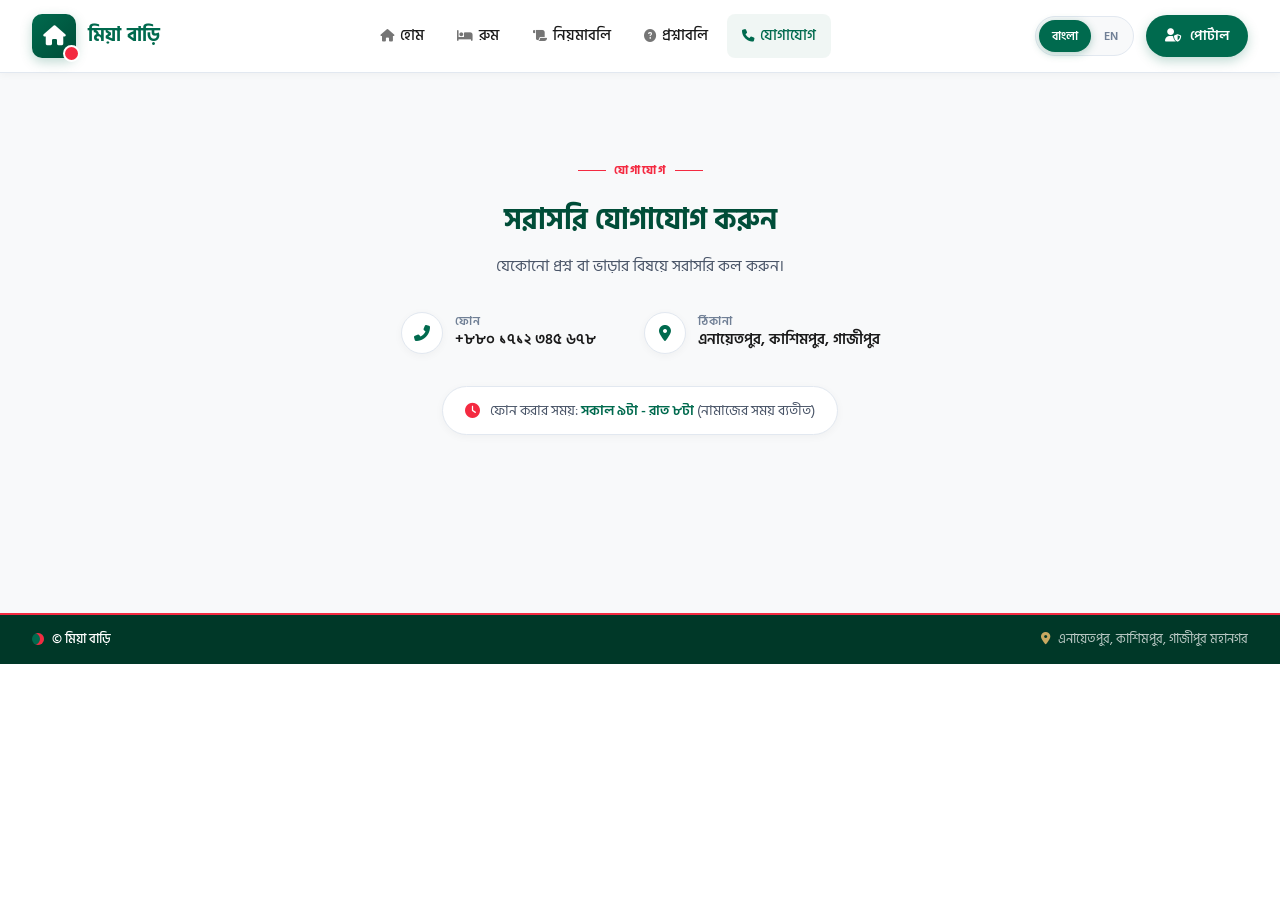
<file: contact.html>
<!DOCTYPE html>
<html lang="bn">
<head>
    <meta charset="UTF-8">
    <meta name="viewport" content="width=device-width, initial-scale=1.0">
    <meta name="description" content="মিয়া বাড়ির সাথে যোগাযোগ করুন — ফোন, ঠিকানা।">
    <title>যোগাযোগ | মিয়া বাড়ি</title>
    <link rel="stylesheet" href="https://cdnjs.cloudflare.com/ajax/libs/font-awesome/6.4.0/css/all.min.css">
    <link rel="preconnect" href="https://fonts.googleapis.com">
    <link rel="preconnect" href="https://fonts.gstatic.com" crossorigin>
    <link href="https://fonts.googleapis.com/css2?family=Hind+Siliguri:wght@300;400;500;600;700&family=Inter:wght@300;400;500;600;700&display=swap" rel="stylesheet">
    <link rel="stylesheet" href="asset/style.css">
</head>
<body class="lang-bn">

    <div id="header-placeholder"></div>

    <section class="contact-minimal" id="contact" style="padding-top: 5rem; min-height: 60vh;">
        <div class="contact-inner fade-up">
            <div class="section-eyebrow" style="justify-content:center;">
                <span class="bn">যোগাযোগ</span>
                <span class="en">Contact</span>
            </div>
            <h2>
                <span class="bn">সরাসরি যোগাযোগ করুন</span>
                <span class="en">Get in Touch</span>
            </h2>
            <p>
                <span class="bn">যেকোনো প্রশ্ন বা ভাড়ার বিষয়ে সরাসরি কল করুন।</span>
                <span class="en">Call us directly for any question or rental inquiry.</span>
            </p>

            <div class="contact-line-items">
                <a href="tel:+8801712345678" class="contact-line">
                    <i class="fas fa-phone-alt"></i>
                    <div class="label-line">
                        <span class="lbl"><span class="bn">ফোন</span><span class="en">Phone</span></span>
                        <span class="val">+৮৮০ ১৭১২ ৩৪৫ ৬৭৮</span>
                    </div>
                </a>

                <a href="#" class="contact-line">
                    <i class="fas fa-map-marker-alt"></i>
                    <div class="label-line">
                        <span class="lbl"><span class="bn">ঠিকানা</span><span class="en">Address</span></span>
                        <span class="val">
                            <span class="bn">এনায়েতপুর, কাশিমপুর, গাজীপুর</span>
                            <span class="en">Enayetpur, Kashimpur, Gazipur</span>
                        </span>
                    </div>
                </a>
            </div>

            <div class="contact-time">
                <i class="fas fa-clock"></i>
                <span class="bn">ফোন করার সময়: <strong>সকাল ৯টা - রাত ৮টা</strong> (নামাজের সময় ব্যতীত)</span>
                <span class="en">Calling hours: <strong>9 AM - 8 PM</strong> (except prayer times)</span>
            </div>
        </div>
    </section>

    <div id="footer-placeholder"></div>

    <script src="asset/main.js"></script>
</body>
</html>
</file>
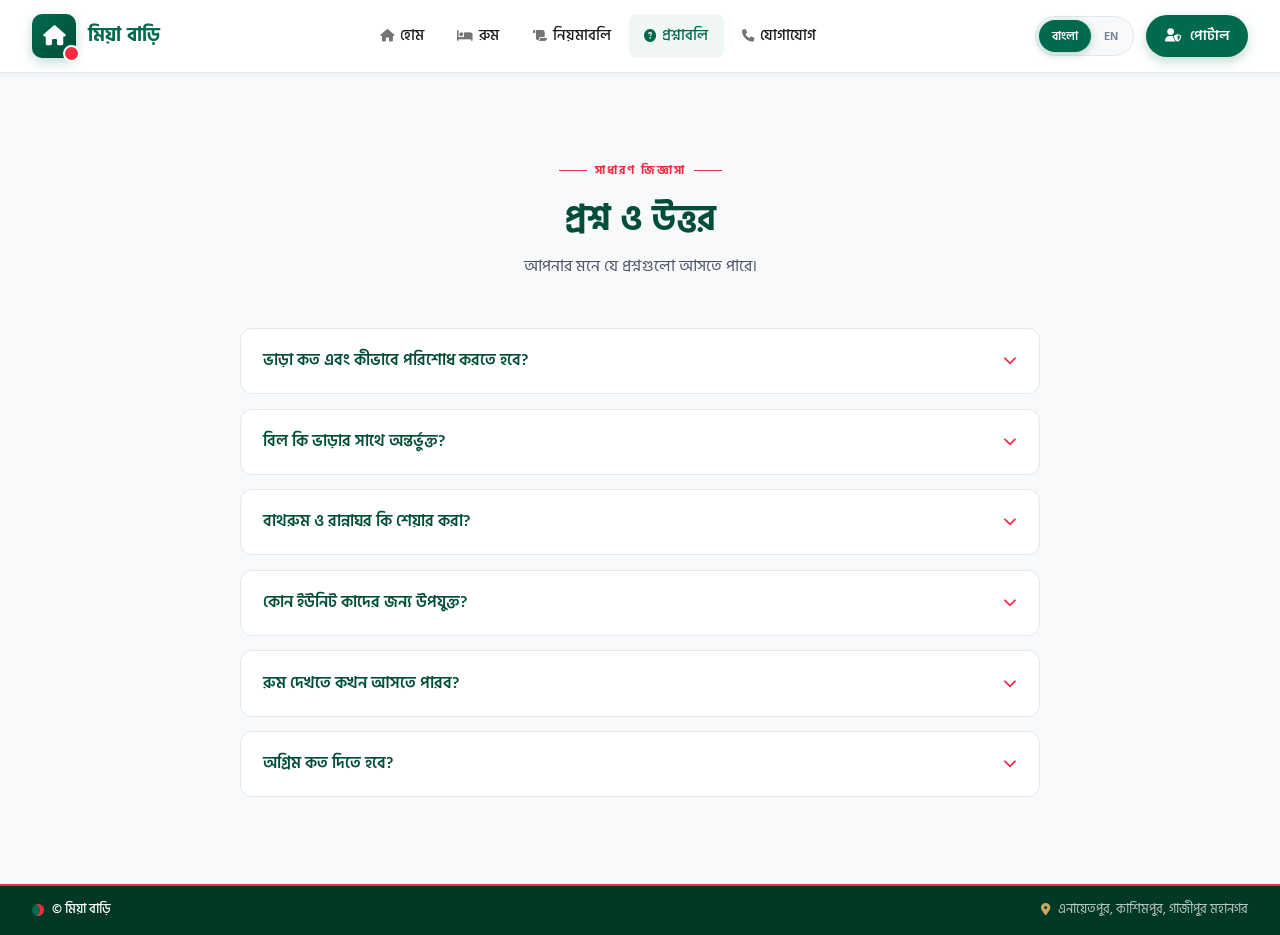
<file: faq.html>
<!DOCTYPE html>
<html lang="bn">
<head>
    <meta charset="UTF-8">
    <meta name="viewport" content="width=device-width, initial-scale=1.0">
    <meta name="description" content="মিয়া বাড়ি সম্পর্কে সাধারণ জিজ্ঞাসা ও উত্তর।">
    <title>প্রশ্নাবলি | মিয়া বাড়ি</title>
    <link rel="stylesheet" href="https://cdnjs.cloudflare.com/ajax/libs/font-awesome/6.4.0/css/all.min.css">
    <link rel="preconnect" href="https://fonts.googleapis.com">
    <link rel="preconnect" href="https://fonts.gstatic.com" crossorigin>
    <link href="https://fonts.googleapis.com/css2?family=Hind+Siliguri:wght@300;400;500;600;700&family=Inter:wght@300;400;500;600;700&display=swap" rel="stylesheet">
    <link rel="stylesheet" href="asset/style.css">
</head>
<body class="lang-bn">

    <div id="header-placeholder"></div>

    <section class="faq-section" id="faq" style="padding-top: 5rem; min-height: 60vh;">
        <div class="container">
            <div class="section-head fade-up">
                <div class="section-eyebrow">
                    <span class="bn">সাধারণ জিজ্ঞাসা</span>
                    <span class="en">FAQ</span>
                </div>
                <h2>
                    <span class="bn">প্রশ্ন ও উত্তর</span>
                    <span class="en">Questions & Answers</span>
                </h2>
                <p>
                    <span class="bn">আপনার মনে যে প্রশ্নগুলো আসতে পারে।</span>
                    <span class="en">Common questions you may have.</span>
                </p>
            </div>

            <div class="faq-list fade-up">
                <div class="faq-item">
                    <div class="faq-question">
                        <span><span class="bn">ভাড়া কত এবং কীভাবে পরিশোধ করতে হবে?</span><span class="en">What is the rent and how to pay?</span></span>
                        <i class="fas fa-chevron-down"></i>
                    </div>
                    <div class="faq-answer">
                        <span class="bn">দুই রুমের ইউনিট ৳ ১২,০০০ এবং এক রুমের ইউনিট ৳ ৭,০০০ প্রতি মাস। প্রতি মাসের ৫ তারিখের মধ্যে পরিশোধ করতে হবে।</span>
                        <span class="en">The two-room unit is ৳ 12,000 and the one-room unit is ৳ 7,000 per month. Payment must be made within the 5th of each month.</span>
                    </div>
                </div>

                <div class="faq-item">
                    <div class="faq-question">
                        <span><span class="bn">বিল কি ভাড়ার সাথে অন্তর্ভুক্ত?</span><span class="en">Are bills included in the rent?</span></span>
                        <i class="fas fa-chevron-down"></i>
                    </div>
                    <div class="faq-answer">
                        <span class="bn">না। বিদ্যুৎ বিল মিটার/সাব-মিটার অনুযায়ী, ইন্টারনেট সংযোগ নিলে ইন্টারনেট বিল এবং ময়লার বিল আলাদাভাবে পরিশোধ করতে হবে।</span>
                        <span class="en">No. Electricity bill is per meter/sub-meter, and if an internet connection is taken, the internet bill and garbage bill must be paid separately.</span>
                    </div>
                </div>

                <div class="faq-item">
                    <div class="faq-question">
                        <span><span class="bn">বাথরুম ও রান্নাঘর কি শেয়ার করা?</span><span class="en">Are the bathroom & kitchen shared?</span></span>
                        <i class="fas fa-chevron-down"></i>
                    </div>
                    <div class="faq-answer">
                        <span class="bn">না, প্রতিটি ইউনিটের জন্য আলাদা বাথরুম ও আলাদা রান্নাঘর রয়েছে।</span>
                        <span class="en">No, each unit has its own separate bathroom and separate kitchen.</span>
                    </div>
                </div>

                <div class="faq-item">
                    <div class="faq-question">
                        <span><span class="bn">কোন ইউনিট কাদের জন্য উপযুক্ত?</span><span class="en">Which unit is suitable for whom?</span></span>
                        <i class="fas fa-chevron-down"></i>
                    </div>
                    <div class="faq-answer">
                        <span class="bn">এক রুমের ইউনিট ছোট পরিবারের জন্য এবং দুই রুমের ইউনিট মাঝারি পরিবারের জন্য উপযুক্ত।</span>
                        <span class="en">The one-room unit is suitable for a small family and the two-room unit is suitable for a medium family.</span>
                    </div>
                </div>

                <div class="faq-item">
                    <div class="faq-question">
                        <span><span class="bn">রুম দেখতে কখন আসতে পারব?</span><span class="en">When can I visit to see the unit?</span></span>
                        <i class="fas fa-chevron-down"></i>
                    </div>
                    <div class="faq-answer">
                        <span class="bn">সকাল ৯টা থেকে রাত ৮টার মধ্যে আসতে পারবেন (নামাজের সময় ব্যতীত)। আসার আগে ফোনে যোগাযোগ করা ভালো।</span>
                        <span class="en">You can visit between 9 AM and 8 PM (except during prayer times). It is better to call before coming.</span>
                    </div>
                </div>

                <div class="faq-item">
                    <div class="faq-question">
                        <span><span class="bn">অগ্রিম কত দিতে হবে?</span><span class="en">How much advance payment is required?</span></span>
                        <i class="fas fa-chevron-down"></i>
                    </div>
                    <div class="faq-answer">
                        <span class="bn">সাধারণত এক মাসের ভাড়া অগ্রিম দিতে হয়। বিস্তারিত বিষয় মালিকের সাথে আলোচনা সাপেক্ষে নির্ধারিত হবে।</span>
                        <span class="en">Usually one month's rent is required as advance. Further details will be settled through discussion with the owner.</span>
                    </div>
                </div>
            </div>
        </div>
    </section>

    <div id="footer-placeholder"></div>

    <script src="asset/main.js"></script>
</body>
</html>
</file>
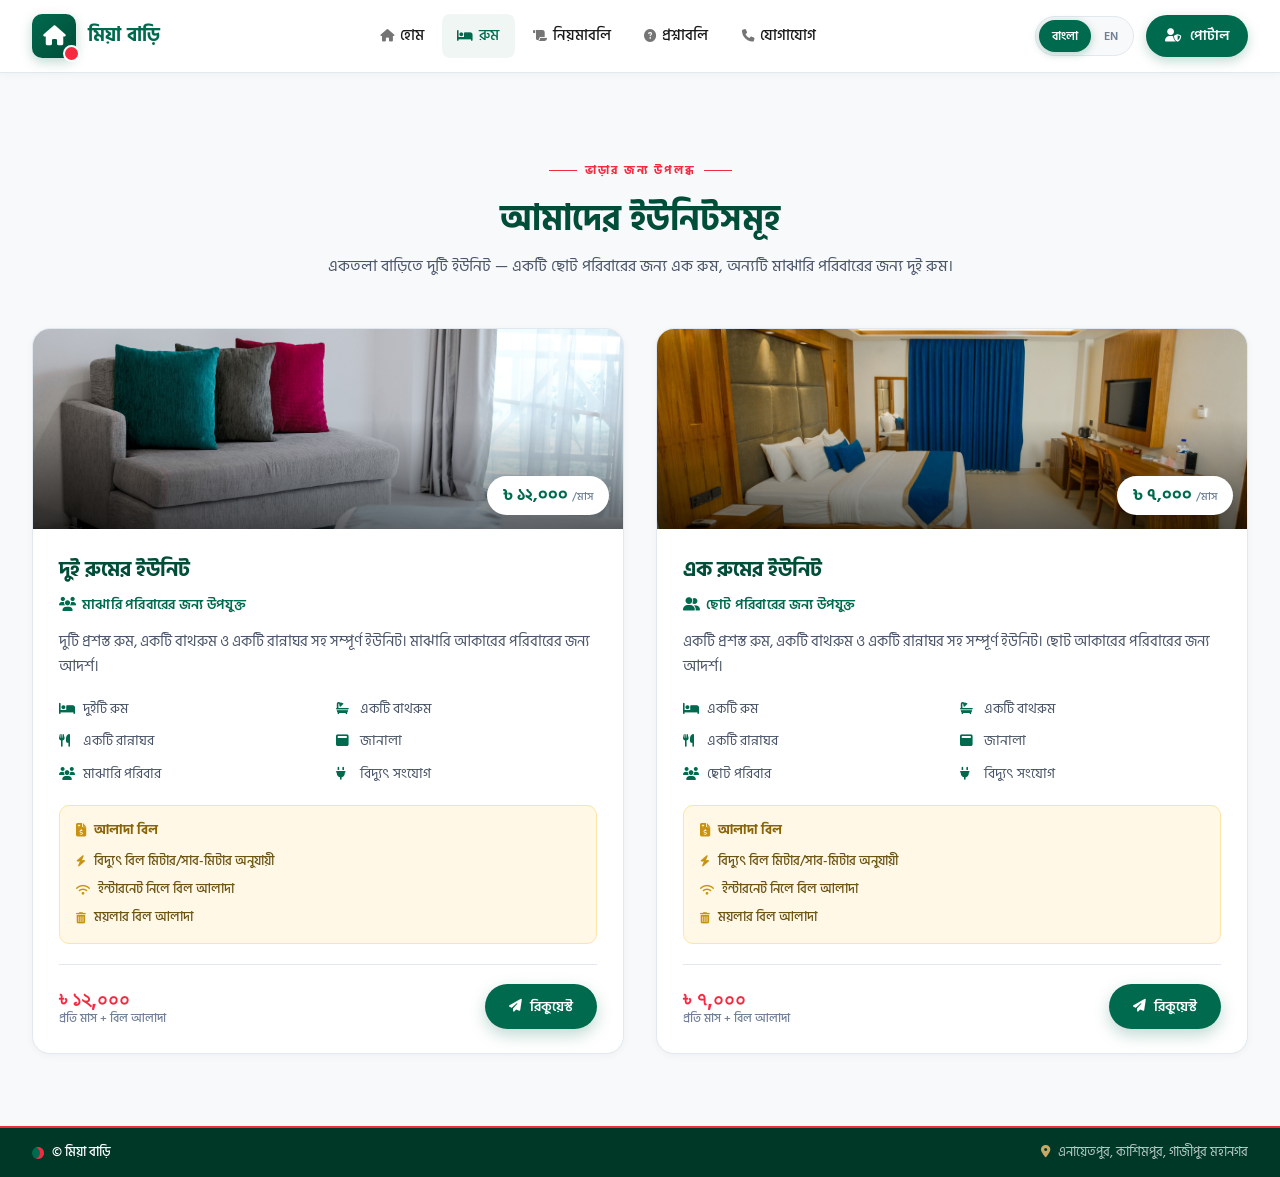
<file: rooms.html>
<!DOCTYPE html>
<html lang="bn">
<head>
    <meta charset="UTF-8">
    <meta name="viewport" content="width=device-width, initial-scale=1.0">
    <meta name="description" content="মিয়া বাড়ির ভাড়ার জন্য উপলব্ধ ইউনিটসমূহ — ছোট ও মাঝারি পরিবারের জন্য।">
    <title>রুম | মিয়া বাড়ি</title>
    <link rel="stylesheet" href="https://cdnjs.cloudflare.com/ajax/libs/font-awesome/6.4.0/css/all.min.css">
    <link rel="preconnect" href="https://fonts.googleapis.com">
    <link rel="preconnect" href="https://fonts.gstatic.com" crossorigin>
    <link href="https://fonts.googleapis.com/css2?family=Hind+Siliguri:wght@300;400;500;600;700&family=Inter:wght@300;400;500;600;700&display=swap" rel="stylesheet">
    <link rel="stylesheet" href="asset/style.css">
</head>
<body class="lang-bn">

    <div id="header-placeholder"></div>

    <section class="rooms-section" id="rooms" style="padding-top: 5rem;">
        <div class="container">
            <div class="section-head fade-up">
                <div class="section-eyebrow">
                    <span class="bn">ভাড়ার জন্য উপলব্ধ</span>
                    <span class="en">Available for Rent</span>
                </div>
                <h2>
                    <span class="bn">আমাদের ইউনিটসমূহ</span>
                    <span class="en">Our Units</span>
                </h2>
                <p>
                    <span class="bn">একতলা বাড়িতে দুটি ইউনিট — একটি ছোট পরিবারের জন্য এক রুম, অন্যটি মাঝারি পরিবারের জন্য দুই রুম।</span>
                    <span class="en">Two units in a single-story home — one single-room for small family, one double-room for medium family.</span>
                </p>
            </div>

            <div class="rooms-grid">
                <div class="unit-card fade-up">
                    <div class="unit-img" style="background-image: url('img/room-1.jpg');">
                        <div class="unit-price-badge">৳ ১২,০০০ <small>/<span class="bn">মাস</span><span class="en">mo</span></small></div>
                    </div>
                    <div class="unit-body">
                        <h3><span class="bn">দুই রুমের ইউনিট</span><span class="en">Two-Room Unit</span></h3>
                        <div class="unit-subtitle">
                            <i class="fas fa-users"></i>
                            <span class="bn">মাঝারি পরিবারের জন্য উপযুক্ত</span>
                            <span class="en">Suitable for Medium Family</span>
                        </div>
                        <p class="unit-desc">
                            <span class="bn">দুটি প্রশস্ত রুম, একটি বাথরুম ও একটি রান্নাঘর সহ সম্পূর্ণ ইউনিট। মাঝারি আকারের পরিবারের জন্য আদর্শ।</span>
                            <span class="en">A complete unit with two spacious rooms, one bathroom and one kitchen. Ideal for a medium-sized family.</span>
                        </p>
                        <ul class="unit-features">
                            <li><i class="fas fa-bed"></i> <span class="bn">দুইটি রুম</span><span class="en">2 Rooms</span></li>
                            <li><i class="fas fa-bath"></i> <span class="bn">একটি বাথরুম</span><span class="en">1 Bathroom</span></li>
                            <li><i class="fas fa-utensils"></i> <span class="bn">একটি রান্নাঘর</span><span class="en">1 Kitchen</span></li>
                            <li><i class="fas fa-window-maximize"></i> <span class="bn">জানালা</span><span class="en">Window</span></li>
                            <li><i class="fas fa-users"></i> <span class="bn">মাঝারি পরিবার</span><span class="en">Medium Family</span></li>
                            <li><i class="fas fa-plug"></i> <span class="bn">বিদ্যুৎ সংযোগ</span><span class="en">Electricity</span></li>
                        </ul>

                        <div class="unit-bills">
                            <div class="bills-title">
                                <i class="fas fa-file-invoice-dollar"></i>
                                <span class="bn">আলাদা বিল</span>
                                <span class="en">Separate Bills</span>
                            </div>
                            <ul class="bills-list">
                                <li><i class="fas fa-bolt"></i> <span class="bn">বিদ্যুৎ বিল মিটার/সাব-মিটার অনুযায়ী</span><span class="en">Electricity per meter/sub-meter</span></li>
                                <li><i class="fas fa-wifi"></i> <span class="bn">ইন্টারনেট নিলে বিল আলাদা</span><span class="en">Internet bill separate if taken</span></li>
                                <li><i class="fas fa-trash-alt"></i> <span class="bn">ময়লার বিল আলাদা</span><span class="en">Garbage bill separate</span></li>
                            </ul>
                        </div>

                        <div class="unit-footer">
                            <div class="price-display">
                                <span class="p-amount">৳ ১২,০০০</span>
                                <span class="p-period"><span class="bn">প্রতি মাস + বিল আলাদা</span><span class="en">per month + bills separate</span></span>
                            </div>
                            <button class="btn-request" onclick="openRequestModal('দুই রুমের ইউনিট', 'Two-Room Unit')">
                                <i class="fas fa-paper-plane"></i>
                                <span class="bn">রিকুয়েস্ট</span>
                                <span class="en">Request</span>
                            </button>
                        </div>
                    </div>
                </div>

                <div class="unit-card fade-up">
                    <div class="unit-img" style="background-image: url('img/room-2.jpg');">
                        <div class="unit-price-badge">৳ ৭,০০০ <small>/<span class="bn">মাস</span><span class="en">mo</span></small></div>
                    </div>
                    <div class="unit-body">
                        <h3><span class="bn">এক রুমের ইউনিট</span><span class="en">One-Room Unit</span></h3>
                        <div class="unit-subtitle">
                            <i class="fas fa-user-friends"></i>
                            <span class="bn">ছোট পরিবারের জন্য উপযুক্ত</span>
                            <span class="en">Suitable for Small Family</span>
                        </div>
                        <p class="unit-desc">
                            <span class="bn">একটি প্রশস্ত রুম, একটি বাথরুম ও একটি রান্নাঘর সহ সম্পূর্ণ ইউনিট। ছোট আকারের পরিবারের জন্য আদর্শ।</span>
                            <span class="en">A complete unit with one spacious room, one bathroom and one kitchen. Ideal for a small-sized family.</span>
                        </p>
                        <ul class="unit-features">
                            <li><i class="fas fa-bed"></i> <span class="bn">একটি রুম</span><span class="en">1 Room</span></li>
                            <li><i class="fas fa-bath"></i> <span class="bn">একটি বাথরুম</span><span class="en">1 Bathroom</span></li>
                            <li><i class="fas fa-utensils"></i> <span class="bn">একটি রান্নাঘর</span><span class="en">1 Kitchen</span></li>
                            <li><i class="fas fa-window-maximize"></i> <span class="bn">জানালা</span><span class="en">Window</span></li>
                            <li><i class="fas fa-users"></i> <span class="bn">ছোট পরিবার</span><span class="en">Small Family</span></li>
                            <li><i class="fas fa-plug"></i> <span class="bn">বিদ্যুৎ সংযোগ</span><span class="en">Electricity</span></li>
                        </ul>

                        <div class="unit-bills">
                            <div class="bills-title">
                                <i class="fas fa-file-invoice-dollar"></i>
                                <span class="bn">আলাদা বিল</span>
                                <span class="en">Separate Bills</span>
                            </div>
                            <ul class="bills-list">
                                <li><i class="fas fa-bolt"></i> <span class="bn">বিদ্যুৎ বিল মিটার/সাব-মিটার অনুযায়ী</span><span class="en">Electricity per meter/sub-meter</span></li>
                                <li><i class="fas fa-wifi"></i> <span class="bn">ইন্টারনেট নিলে বিল আলাদা</span><span class="en">Internet bill separate if taken</span></li>
                                <li><i class="fas fa-trash-alt"></i> <span class="bn">ময়লার বিল আলাদা</span><span class="en">Garbage bill separate</span></li>
                            </ul>
                        </div>

                        <div class="unit-footer">
                            <div class="price-display">
                                <span class="p-amount">৳ ৭,০০০</span>
                                <span class="p-period"><span class="bn">প্রতি মাস + বিল আলাদা</span><span class="en">per month + bills separate</span></span>
                            </div>
                            <button class="btn-request" onclick="openRequestModal('এক রুমের ইউনিট', 'One-Room Unit')">
                                <i class="fas fa-paper-plane"></i>
                                <span class="bn">রিকুয়েস্ট</span>
                                <span class="en">Request</span>
                            </button>
                        </div>
                    </div>
                </div>
            </div>
        </div>
    </section>

    <div class="modal-overlay" id="requestModal">
        <div class="modal">
            <div id="formView">
                <div class="modal-header">
                    <button class="modal-close" onclick="closeRequestModal()" aria-label="Close">
                        <i class="fas fa-times"></i>
                    </button>
                    <div class="modal-icon-badge"><i class="fas fa-paper-plane"></i></div>
                    <h3>
                        <span class="bn">রুম রিকুয়েস্ট</span>
                        <span class="en">Room Request</span>
                    </h3>
                    <p class="modal-sub">
                        <span class="bn">ইউনিট:</span>
                        <span class="en">Unit:</span>
                        <strong id="selectedUnitName">-</strong>
                    </p>
                </div>

                <div class="modal-body">
                    <form id="requestForm">
                        <input type="hidden" name="unit_name" id="unitNameInput" value="">

                        <div class="form-row">
                            <div class="form-group">
                                <label for="fullName">
                                    <span class="bn">পূর্ণ নাম</span>
                                    <span class="en">Full Name</span>
                                    <span class="required">*</span>
                                </label>
                                <input type="text" id="fullName" name="name" data-placeholder-bn="আপনার নাম" data-placeholder-en="Your Name" required>
                                <div class="error-msg" id="nameError" data-error-bn="অনুগ্রহ করে আপনার নাম লিখুন" data-error-en="Please enter your name"></div>
                            </div>

                            <div class="form-group">
                                <label for="phone">
                                    <span class="bn">মোবাইল নম্বর</span>
                                    <span class="en">Mobile Number</span>
                                    <span class="required">*</span>
                                </label>
                                <input type="tel" id="phone" name="phone" data-placeholder-bn="01XXXXXXXXX" data-placeholder-en="01XXXXXXXXX" maxlength="11" required>
                                <div class="error-msg" id="phoneError" data-error-bn="সঠিক বাংলাদেশি মোবাইল নম্বর দিন" data-error-en="Enter a valid Bangladeshi mobile number"></div>
                            </div>
                        </div>

                        <div class="form-row">
                            <div class="form-group">
                                <label for="memberCount">
                                    <span class="bn">পরিবারের সদস্য সংখ্যা</span>
                                    <span class="en">Family Members</span>
                                    <span class="required">*</span>
                                </label>
                                <input type="number" id="memberCount" name="members" data-placeholder-bn="যেমন: ৩" data-placeholder-en="e.g. 3" min="1" max="20" required>
                                <div class="error-msg" id="memberError" data-error-bn="অনুগ্রহ করে সদস্য সংখ্যা লিখুন" data-error-en="Please enter family member count"></div>
                            </div>

                            <div class="form-group">
                                <label for="occupation">
                                    <span class="bn">পেশা</span>
                                    <span class="en">Occupation</span>
                                    <span class="required">*</span>
                                </label>
                                <select id="occupation" name="occupation" required>
                                    <option value="" data-bn="-- নির্বাচন করুন --" data-en="-- Select --">-- নির্বাচন করুন --</option>
                                    <option value="ছাত্র" data-bn="ছাত্র / Student" data-en="Student">ছাত্র / Student</option>
                                    <option value="চাকরিজীবী" data-bn="চাকরিজীবী / Job Holder" data-en="Job Holder">চাকরিজীবী / Job Holder</option>
                                    <option value="ব্যবসায়ী" data-bn="ব্যবসায়ী / Businessman" data-en="Businessman">ব্যবসায়ী / Businessman</option>
                                    <option value="শিক্ষক" data-bn="শিক্ষক / Teacher" data-en="Teacher">শিক্ষক / Teacher</option>
                                    <option value="ডাক্তার" data-bn="ডাক্তার / Doctor" data-en="Doctor">ডাক্তার / Doctor</option>
                                    <option value="ইঞ্জিনিয়ার" data-bn="ইঞ্জিনিয়ার / Engineer" data-en="Engineer">ইঞ্জিনিয়ার / Engineer</option>
                                    <option value="অন্যান্য" data-bn="অন্যান্য / Other" data-en="Other">অন্যান্য / Other</option>
                                </select>
                                <div class="error-msg" id="occupationError" data-error-bn="অনুগ্রহ করে আপনার পেশা নির্বাচন করুন" data-error-en="Please select your occupation"></div>
                            </div>
                        </div>

                        <div class="form-group">
                            <label for="email">
                                <span class="bn">ইমেইল (ঐচ্ছিক)</span>
                                <span class="en">Email (Optional)</span>
                            </label>
                            <input type="email" id="email" name="email" data-placeholder-bn="you@example.com" data-placeholder-en="you@example.com">
                        </div>

                        <div class="form-group">
                            <label for="message">
                                <span class="bn">অতিরিক্ত বার্তা (ঐচ্ছিক)</span>
                                <span class="en">Additional Message (Optional)</span>
                            </label>
                            <textarea id="message" name="message" data-placeholder-bn="আপনার কিছু বলার থাকলে লিখুন..." data-placeholder-en="Write anything you want to say..."></textarea>
                        </div>

                        <button type="submit" class="btn-submit" id="submitBtn">
                            <span class="spinner"></span>
                            <i class="fas fa-paper-plane btn-icon"></i>
                            <span class="bn">রিকুয়েস্ট পাঠান</span>
                            <span class="en">Send Request</span>
                        </button>
                    </form>
                </div>
            </div>

            <div id="successView" class="success-screen">
                <div class="modal-body" style="padding: 2.5rem 1.8rem;">
                    <div class="success-icon">
                        <i class="fas fa-check"></i>
                    </div>
                    <h3>
                        <span class="bn">ধন্যবাদ!</span>
                        <span class="en">Thank You!</span>
                    </h3>
                    <p class="success-msg">
                        <span class="bn">আপনার আগ্রহের জন্য আন্তরিক ধন্যবাদ। রুম খালি থাকলে অবশ্যই আপনাকে জানানো হবে।</span>
                        <span class="en">Thank you very much for your interest. If the room becomes available, we will definitely inform you.</span>
                    </p>
                    <button class="btn-close-success" onclick="closeRequestModal()">
                        <span class="bn">ঠিক আছে</span>
                        <span class="en">OK</span>
                    </button>
                </div>
            </div>
        </div>
    </div>

    <div id="footer-placeholder"></div>

    <script src="asset/main.js"></script>
</body>
</html>
</file>
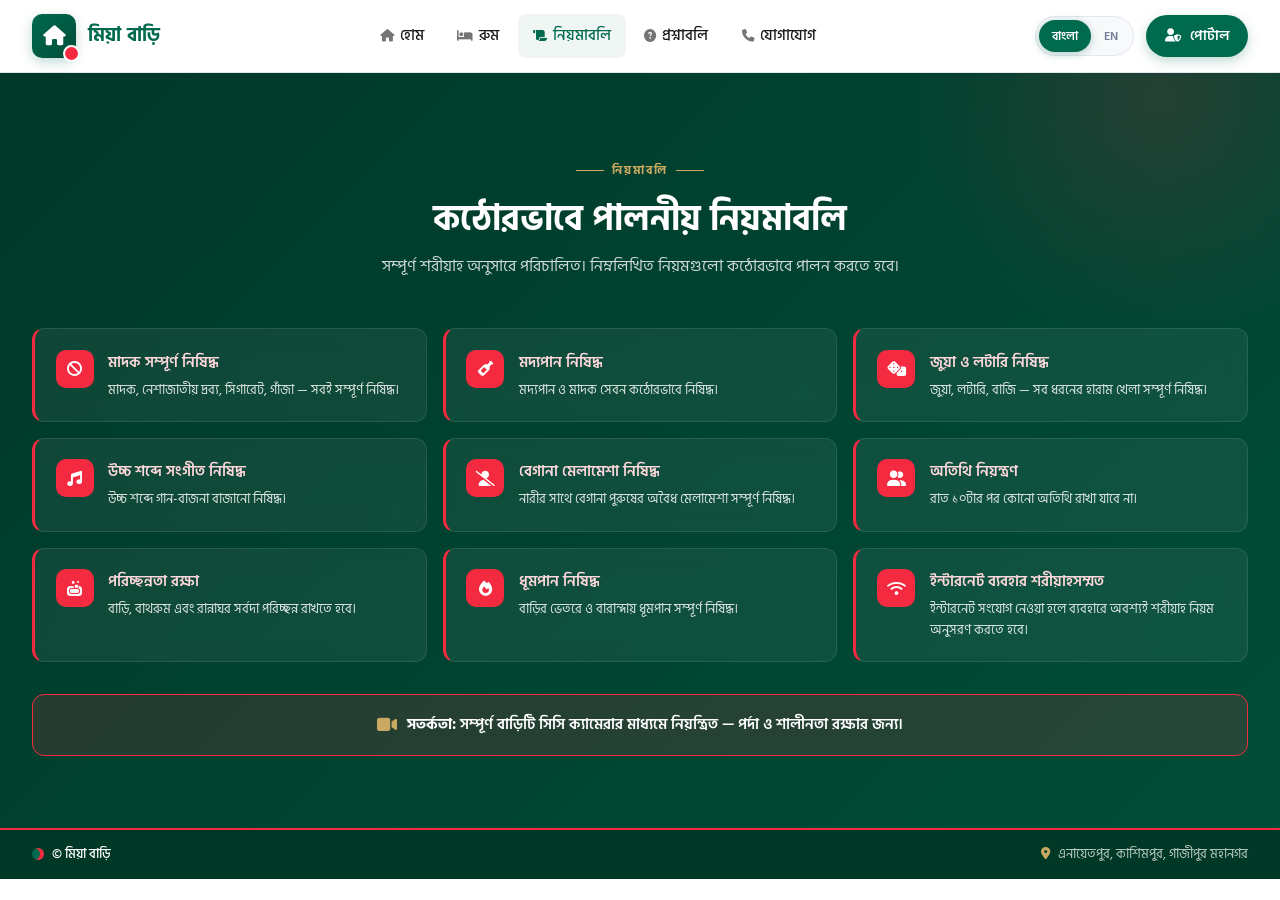
<file: rules.html>
<!DOCTYPE html>
<html lang="bn">
<head>
    <meta charset="UTF-8">
    <meta name="viewport" content="width=device-width, initial-scale=1.0">
    <meta name="description" content="মিয়া বাড়ির কঠোরভাবে পালনীয় নিয়মাবলি — ইসলামিক শরীয়াহ অনুসারে।">
    <title>নিয়মাবলি | মিয়া বাড়ি</title>
    <link rel="stylesheet" href="https://cdnjs.cloudflare.com/ajax/libs/font-awesome/6.4.0/css/all.min.css">
    <link rel="preconnect" href="https://fonts.googleapis.com">
    <link rel="preconnect" href="https://fonts.gstatic.com" crossorigin>
    <link href="https://fonts.googleapis.com/css2?family=Hind+Siliguri:wght@300;400;500;600;700&family=Inter:wght@300;400;500;600;700&display=swap" rel="stylesheet">
    <link rel="stylesheet" href="asset/style.css">
</head>
<body class="lang-bn">

    <div id="header-placeholder"></div>

    <section class="rules-section" id="rules" style="padding-top: 5rem; min-height: 70vh;">
        <div class="container">
            <div class="section-head fade-up">
                <div class="section-eyebrow">
                    <span class="bn">নিয়মাবলি</span>
                    <span class="en">Rules & Regulations</span>
                </div>
                <h2>
                    <span class="bn">কঠোরভাবে পালনীয় নিয়মাবলি</span>
                    <span class="en">Strictly Enforced Rules</span>
                </h2>
                <p>
                    <span class="bn">সম্পূর্ণ শরীয়াহ অনুসারে পরিচালিত। নিম্নলিখিত নিয়মগুলো কঠোরভাবে পালন করতে হবে।</span>
                    <span class="en">Fully maintained per Shariah. The following rules must be strictly followed.</span>
                </p>
            </div>

            <div class="rules-grid">
                <div class="rule-item fade-up">
                    <div class="rule-icon"><i class="fas fa-ban"></i></div>
                    <div>
                        <h4><span class="bn">মাদক সম্পূর্ণ নিষিদ্ধ</span><span class="en">Drugs Strictly Prohibited</span></h4>
                        <p><span class="bn">মাদক, নেশাজাতীয় দ্রব্য, সিগারেট, গাঁজা — সবই সম্পূর্ণ নিষিদ্ধ।</span><span class="en">Drugs, intoxicants, cigarettes, marijuana — everything is strictly prohibited.</span></p>
                    </div>
                </div>

                <div class="rule-item fade-up">
                    <div class="rule-icon"><i class="fas fa-wine-bottle"></i></div>
                    <div>
                        <h4><span class="bn">মদ্যপান নিষিদ্ধ</span><span class="en">Alcohol Prohibited</span></h4>
                        <p><span class="bn">মদ্যপান ও মাদক সেবন কঠোরভাবে নিষিদ্ধ।</span><span class="en">Alcohol consumption and drug use are strictly banned.</span></p>
                    </div>
                </div>

                <div class="rule-item fade-up">
                    <div class="rule-icon"><i class="fas fa-dice"></i></div>
                    <div>
                        <h4><span class="bn">জুয়া ও লটারি নিষিদ্ধ</span><span class="en">Gambling & Lottery Banned</span></h4>
                        <p><span class="bn">জুয়া, লটারি, বাজি — সব ধরনের হারাম খেলা সম্পূর্ণ নিষিদ্ধ।</span><span class="en">Gambling, lottery, betting — all forms of haram games are strictly prohibited.</span></p>
                    </div>
                </div>

                <div class="rule-item fade-up">
                    <div class="rule-icon"><i class="fas fa-music"></i></div>
                    <div>
                        <h4><span class="bn">উচ্চ শব্দে সংগীত নিষিদ্ধ</span><span class="en">Loud Music Prohibited</span></h4>
                        <p><span class="bn">উচ্চ শব্দে গান-বাজনা বাজানো নিষিদ্ধ।</span><span class="en">Playing loud music is prohibited.</span></p>
                    </div>
                </div>

                <div class="rule-item fade-up">
                    <div class="rule-icon"><i class="fas fa-user-slash"></i></div>
                    <div>
                        <h4><span class="bn">বেগানা মেলামেশা নিষিদ্ধ</span><span class="en">Free Mixing Prohibited</span></h4>
                        <p><span class="bn">নারীর সাথে বেগানা পুরুষের অবৈধ মেলামেশা সম্পূর্ণ নিষিদ্ধ।</span><span class="en">Illegal mixing between non-mahram men and women is strictly prohibited.</span></p>
                    </div>
                </div>

                <div class="rule-item fade-up">
                    <div class="rule-icon"><i class="fas fa-user-friends"></i></div>
                    <div>
                        <h4><span class="bn">অতিথি নিয়ন্ত্রণ</span><span class="en">Guest Control</span></h4>
                        <p><span class="bn">রাত ১০টার পর কোনো অতিথি রাখা যাবে না।</span><span class="en">No guests are allowed to stay after 10 PM.</span></p>
                    </div>
                </div>

                <div class="rule-item fade-up">
                    <div class="rule-icon"><i class="fas fa-soap"></i></div>
                    <div>
                        <h4><span class="bn">পরিচ্ছন্নতা রক্ষা</span><span class="en">Maintain Cleanliness</span></h4>
                        <p><span class="bn">বাড়ি, বাথরুম এবং রান্নাঘর সর্বদা পরিচ্ছন্ন রাখতে হবে।</span><span class="en">The house, bathroom, and kitchen must always be kept clean.</span></p>
                    </div>
                </div>

                <div class="rule-item fade-up">
                    <div class="rule-icon"><i class="fas fa-fire"></i></div>
                    <div>
                        <h4><span class="bn">ধূমপান নিষিদ্ধ</span><span class="en">Smoking Prohibited</span></h4>
                        <p><span class="bn">বাড়ির ভেতরে ও বারান্দায় ধূমপান সম্পূর্ণ নিষিদ্ধ।</span><span class="en">Smoking inside the house and on the balcony is strictly prohibited.</span></p>
                    </div>
                </div>

                <div class="rule-item fade-up">
                    <div class="rule-icon"><i class="fas fa-wifi"></i></div>
                    <div>
                        <h4><span class="bn">ইন্টারনেট ব্যবহার শরীয়াহসম্মত</span><span class="en">Shariah-Compliant Internet Use</span></h4>
                        <p><span class="bn">ইন্টারনেট সংযোগ নেওয়া হলে ব্যবহারে অবশ্যই শরীয়াহ নিয়ম অনুসরণ করতে হবে।</span><span class="en">If an internet connection is taken, its usage must strictly follow Shariah rules.</span></p>
                    </div>
                </div>
            </div>

            <div class="rules-warning fade-up">
                <i class="fas fa-video"></i>
                <span class="bn"><strong>সতর্কতা:</strong> সম্পূর্ণ বাড়িটি সিসি ক্যামেরার মাধ্যমে নিয়ন্ত্রিত — পর্দা ও শালীনতা রক্ষার জন্য।</span>
                <span class="en"><strong>Notice:</strong> The entire building is monitored by CCTV — to maintain purdah and modesty.</span>
            </div>
        </div>
    </section>

    <div id="footer-placeholder"></div>

    <script src="asset/main.js"></script>
</body>
</html>
</file>
<file: asset/style.css>
:root {
    --bd-green: #006A4E;
    --bd-green-dark: #004d38;
    --bd-green-darker: #003828;
    --bd-red: #F42A41;
    --bd-red-dark: #c41e30;
    --gold: #C9A961;
    --light-bg: #F8F9FA;
    --white: #ffffff;
    --text-dark: #1a1a1a;
    --text-body: #4a5568;
    --text-muted: #718096;
    --border: #e2e8f0;
    --shadow-sm: 0 2px 8px rgba(0,0,0,0.04);
    --shadow-md: 0 8px 24px rgba(0,0,0,0.08);
    --shadow-lg: 0 20px 40px rgba(0,0,0,0.12);
}

* { margin: 0; padding: 0; box-sizing: border-box; }
html { scroll-behavior: smooth; scroll-padding-top: 80px; }

body {
    font-family: 'Hind Siliguri', 'Inter', -apple-system, sans-serif;
    background-color: var(--white);
    color: var(--text-dark);
    line-height: 1.65;
    overflow-x: hidden;
    -webkit-font-smoothing: antialiased;
}

body.lang-bn .en { display: none !important; }
body.lang-en .bn { display: none !important; }

a { text-decoration: none; }

header {
    background: var(--white);
    position: sticky;
    top: 0;
    z-index: 1000;
    box-shadow: var(--shadow-sm);
    border-bottom: 1px solid var(--border);
}

.navbar {
    max-width: 1280px;
    margin: 0 auto;
    padding: 0 2rem;
    height: 72px;
    display: flex;
    justify-content: space-between;
    align-items: center;
    gap: 2rem;
}

.logo {
    display: flex;
    align-items: center;
    gap: 12px;
    flex-shrink: 0;
}

.logo-mark {
    width: 44px;
    height: 44px;
    background: linear-gradient(135deg, var(--bd-green), var(--bd-green-dark));
    border-radius: 10px;
    display: flex;
    align-items: center;
    justify-content: center;
    color: white;
    font-size: 1.25rem;
    position: relative;
    box-shadow: 0 4px 12px rgba(0,106,78,0.25);
}

.logo-mark::after {
    content: '';
    position: absolute;
    bottom: -4px;
    right: -4px;
    width: 13px;
    height: 13px;
    background: var(--bd-red);
    border-radius: 50%;
    border: 2px solid white;
}

.logo-text {
    display: flex;
    flex-direction: column;
    line-height: 1.15;
}

.logo-text .bn {
    font-size: 1.2rem;
    font-weight: 700;
    color: var(--bd-green);
    letter-spacing: 0.3px;
}

.logo-text .en {
    font-size: 0.62rem;
    color: var(--text-muted);
    letter-spacing: 2.5px;
    font-family: 'Inter', sans-serif;
    text-transform: uppercase;
    font-weight: 500;
}

.nav-menu {
    display: flex;
    list-style: none;
    gap: 0.2rem;
    align-items: center;
    flex: 1;
    justify-content: center;
}

.nav-menu a {
    color: var(--text-dark);
    padding: 0.6rem 0.95rem;
    font-weight: 500;
    font-size: 0.92rem;
    border-radius: 8px;
    transition: all 0.25s;
    position: relative;
    display: flex;
    align-items: center;
    gap: 6px;
    white-space: nowrap;
}

.nav-menu a i {
    font-size: 0.78rem;
    opacity: 0.6;
    transition: opacity 0.25s;
}

.nav-menu a:hover {
    color: var(--bd-green);
    background: rgba(0,106,78,0.06);
}

.nav-menu a:hover i { opacity: 1; }

.nav-menu a.active {
    color: var(--bd-green);
    background: rgba(0,106,78,0.06);
}

.nav-menu a.active i { opacity: 1; }

.nav-controls {
    display: flex;
    align-items: center;
    gap: 0.7rem;
    flex-shrink: 0;
}

.lang-toggle {
    display: flex;
    background: var(--light-bg);
    border-radius: 25px;
    padding: 3px;
    border: 1px solid var(--border);
}

.lang-btn {
    background: transparent;
    border: none;
    color: var(--text-muted);
    padding: 0.35rem 0.8rem;
    border-radius: 20px;
    font-size: 0.78rem;
    font-weight: 600;
    cursor: pointer;
    transition: all 0.25s;
    font-family: inherit;
}

.lang-btn.active {
    background: var(--bd-green);
    color: white;
    box-shadow: 0 2px 8px rgba(0,106,78,0.3);
}

.btn-portal {
    background: var(--bd-green);
    color: white;
    padding: 0.6rem 1.2rem;
    border-radius: 25px;
    font-weight: 600;
    font-size: 0.85rem;
    display: inline-flex;
    align-items: center;
    gap: 8px;
    transition: all 0.25s;
    box-shadow: 0 4px 12px rgba(0,106,78,0.25);
}

.btn-portal:hover {
    background: var(--bd-green-dark);
    transform: translateY(-2px);
}

.mobile-toggle {
    display: none;
    background: transparent;
    border: 1px solid var(--border);
    color: var(--bd-green);
    width: 40px;
    height: 40px;
    border-radius: 10px;
    font-size: 1rem;
    cursor: pointer;
}

.hero-slider {
    position: relative;
    height: 420px;
    overflow: hidden;
    background: var(--bd-green-dark);
}

.slide {
    position: absolute;
    inset: 0;
    opacity: 0;
    visibility: hidden;
    transition: opacity 1s ease, visibility 1s ease;
    background-size: cover;
    background-position: center;
    display: flex;
    align-items: center;
}

.slide.active {
    opacity: 1;
    visibility: visible;
}

.slide::before {
    content: '';
    position: absolute;
    inset: 0;
    background: linear-gradient(135deg, rgba(0,77,56,0.88) 0%, rgba(0,106,78,0.72) 50%, rgba(0,0,0,0.5) 100%);
}

.slide-1 { background-image: url('img/slide-1.jpg'); }
.slide-2 { background-image: url('img/slide-2.jpg'); }
.slide-3 { background-image: url('img/slide-3.jpg'); }

.slide-content {
    max-width: 1280px;
    margin: 0 auto;
    padding: 0 2rem;
    width: 100%;
    color: white;
    position: relative;
    z-index: 2;
}

.slide-tag {
    display: inline-flex;
    align-items: center;
    gap: 8px;
    background: rgba(244,42,65,0.9);
    color: white;
    padding: 0.3rem 0.9rem;
    border-radius: 30px;
    font-size: 0.72rem;
    font-weight: 600;
    margin-bottom: 1rem;
    letter-spacing: 0.5px;
    backdrop-filter: blur(10px);
}

.slide-tag i { font-size: 0.62rem; }

.slide-content h1 {
    font-size: 2.4rem;
    font-weight: 700;
    line-height: 1.2;
    margin-bottom: 0.7rem;
    max-width: 720px;
    text-shadow: 0 4px 20px rgba(0,0,0,0.3);
}

.slide-content h1 .accent { color: var(--gold); }

.slide-content p {
    font-size: 1rem;
    max-width: 620px;
    opacity: 0.95;
    line-height: 1.7;
}

.slider-arrow {
    position: absolute;
    top: 50%;
    transform: translateY(-50%);
    width: 44px;
    height: 44px;
    background: rgba(255,255,255,0.15);
    backdrop-filter: blur(10px);
    border: 1px solid rgba(255,255,255,0.3);
    color: white;
    border-radius: 50%;
    cursor: pointer;
    font-size: 0.85rem;
    transition: all 0.3s;
    z-index: 5;
    display: flex;
    align-items: center;
    justify-content: center;
    opacity: 0;
    pointer-events: none;
}

.hero-slider:hover .slider-arrow {
    opacity: 1;
    pointer-events: auto;
}

.slider-arrow:hover {
    background: var(--bd-red);
    border-color: var(--bd-red);
    transform: translateY(-50%) scale(1.1);
}

.slider-arrow.prev { left: 2rem; }
.slider-arrow.next { right: 2rem; }

.slider-dots {
    position: absolute;
    bottom: 1.5rem;
    left: 50%;
    transform: translateX(-50%);
    display: flex;
    gap: 0.6rem;
    z-index: 5;
}

.dot {
    width: 10px;
    height: 10px;
    border-radius: 50%;
    background: rgba(255,255,255,0.4);
    border: none;
    cursor: pointer;
    transition: all 0.3s;
    padding: 0;
}

.dot.active {
    background: var(--bd-red);
    width: 30px;
    border-radius: 10px;
}

section { padding: 4.5rem 2rem; }

.container {
    max-width: 1280px;
    margin: 0 auto;
}

.section-head {
    text-align: center;
    margin-bottom: 3rem;
}

.section-eyebrow {
    display: inline-flex;
    align-items: center;
    gap: 8px;
    color: var(--bd-red);
    font-size: 0.78rem;
    font-weight: 700;
    letter-spacing: 2px;
    text-transform: uppercase;
    margin-bottom: 1rem;
}

.section-eyebrow::before,
.section-eyebrow::after {
    content: '';
    width: 28px;
    height: 1.5px;
    background: var(--bd-red);
}

.section-head h2 {
    font-size: 2.2rem;
    font-weight: 700;
    color: var(--bd-green-dark);
    margin-bottom: 0.7rem;
    line-height: 1.3;
}

.section-head p {
    color: var(--text-body);
    max-width: 640px;
    margin: 0 auto;
    font-size: 1rem;
}

.about-section { background: var(--light-bg); }

.about-content {
    max-width: 900px;
    margin: 0 auto;
    text-align: center;
}

.about-content h3 {
    color: var(--bd-green-dark);
    font-size: 1.7rem;
    font-weight: 700;
    margin-bottom: 1.2rem;
    line-height: 1.4;
}

.about-content p {
    color: var(--text-body);
    margin-bottom: 1rem;
    font-size: 1rem;
    line-height: 1.75;
}

.about-highlights {
    display: grid;
    grid-template-columns: repeat(4, 1fr);
    gap: 1rem;
    margin-top: 2.5rem;
}

.highlight {
    display: flex;
    flex-direction: column;
    align-items: center;
    gap: 10px;
    padding: 1.5rem 1rem;
    background: white;
    border-radius: 12px;
    border: 1px solid var(--border);
    font-size: 0.9rem;
    color: var(--text-dark);
    font-weight: 500;
    transition: all 0.3s;
    text-align: center;
}

.highlight:hover {
    transform: translateY(-4px);
    box-shadow: var(--shadow-md);
    border-color: var(--bd-green);
}

.highlight i {
    width: 44px;
    height: 44px;
    background: rgba(0,106,78,0.1);
    color: var(--bd-green);
    border-radius: 50%;
    display: flex;
    align-items: center;
    justify-content: center;
    font-size: 1.1rem;
    flex-shrink: 0;
}

.features-grid {
    display: grid;
    grid-template-columns: repeat(3, 1fr);
    gap: 1.3rem;
}

.feature-card {
    background: white;
    padding: 1.8rem 1.4rem;
    border-radius: 14px;
    text-align: center;
    transition: all 0.3s;
    border: 1px solid var(--border);
    position: relative;
    overflow: hidden;
}

.feature-card::before {
    content: '';
    position: absolute;
    top: 0;
    left: 0;
    right: 0;
    height: 3px;
    background: var(--bd-green);
    transform: scaleX(0);
    transition: transform 0.4s;
}

.feature-card:hover {
    transform: translateY(-6px);
    box-shadow: var(--shadow-md);
    border-color: transparent;
}

.feature-card:hover::before {
    transform: scaleX(1);
    background: var(--bd-red);
}

.feature-icon {
    width: 60px;
    height: 60px;
    background: linear-gradient(135deg, rgba(0,106,78,0.1), rgba(0,106,78,0.05));
    color: var(--bd-green);
    border-radius: 14px;
    display: inline-flex;
    align-items: center;
    justify-content: center;
    font-size: 1.4rem;
    margin-bottom: 1rem;
    transition: all 0.3s;
}

.feature-card:hover .feature-icon {
    background: var(--bd-green);
    color: white;
    transform: rotate(-5deg);
}

.feature-card h3 {
    color: var(--bd-green-dark);
    font-size: 1.05rem;
    font-weight: 600;
    margin-bottom: 0.4rem;
}

.feature-card p {
    color: var(--text-body);
    font-size: 0.88rem;
    line-height: 1.55;
}

.rooms-section { background: var(--light-bg); }

.rooms-grid {
    display: grid;
    grid-template-columns: repeat(auto-fit, minmax(400px, 1fr));
    gap: 2rem;
}

.unit-card {
    background: white;
    border-radius: 18px;
    overflow: hidden;
    box-shadow: var(--shadow-sm);
    border: 1px solid var(--border);
    transition: all 0.35s;
    display: flex;
    flex-direction: column;
}

.unit-card:hover {
    transform: translateY(-6px);
    box-shadow: var(--shadow-lg);
    border-color: transparent;
}

.unit-img {
    height: 200px;
    background-size: cover;
    background-position: center;
    position: relative;
}

.unit-img::after {
    content: '';
    position: absolute;
    inset: 0;
    background: linear-gradient(to top, rgba(0,0,0,0.55), transparent 55%);
}

.unit-price-badge {
    position: absolute;
    bottom: 14px;
    right: 14px;
    background: white;
    color: var(--bd-green);
    padding: 0.4rem 1rem;
    border-radius: 25px;
    font-weight: 700;
    font-size: 1rem;
    z-index: 2;
    box-shadow: 0 4px 12px rgba(0,0,0,0.15);
}

.unit-price-badge small {
    font-size: 0.68rem;
    color: var(--text-muted);
    font-weight: 500;
}

.unit-body {
    padding: 1.5rem 1.6rem;
    flex: 1;
    display: flex;
    flex-direction: column;
}

.unit-body h3 {
    color: var(--bd-green-dark);
    font-size: 1.3rem;
    font-weight: 700;
    margin-bottom: 0.4rem;
}

.unit-body .unit-subtitle {
    color: var(--bd-green);
    font-size: 0.85rem;
    font-weight: 600;
    margin-bottom: 0.9rem;
    letter-spacing: 0.3px;
    display: flex;
    align-items: center;
    gap: 6px;
}

.unit-body .unit-desc {
    color: var(--text-body);
    font-size: 0.92rem;
    margin-bottom: 1.2rem;
    line-height: 1.65;
}

.unit-features {
    list-style: none;
    margin-bottom: 1.2rem;
    display: grid;
    grid-template-columns: 1fr 1fr;
    gap: 0.6rem 1rem;
}

.unit-features li {
    display: flex;
    align-items: center;
    gap: 8px;
    font-size: 0.86rem;
    color: var(--text-body);
}

.unit-features li i {
    color: var(--bd-green);
    font-size: 0.8rem;
    width: 16px;
    flex-shrink: 0;
}

.unit-bills {
    background: #fff8e6;
    border: 1px solid #ffe4a8;
    border-radius: 10px;
    padding: 0.9rem 1rem;
    margin-bottom: 1.2rem;
}

.unit-bills .bills-title {
    display: flex;
    align-items: center;
    gap: 8px;
    font-size: 0.82rem;
    font-weight: 700;
    color: #8a6508;
    margin-bottom: 0.6rem;
}

.unit-bills .bills-title i {
    color: #c9930f;
    font-size: 0.85rem;
}

.unit-bills .bills-list {
    list-style: none;
    display: flex;
    flex-direction: column;
    gap: 0.4rem;
}

.unit-bills .bills-list li {
    display: flex;
    align-items: center;
    gap: 8px;
    font-size: 0.82rem;
    color: #6b5312;
    font-weight: 500;
}

.unit-bills .bills-list li i {
    color: #c9930f;
    font-size: 0.7rem;
    flex-shrink: 0;
}

.unit-footer {
    margin-top: auto;
    padding-top: 1.2rem;
    border-top: 1px solid var(--border);
    display: flex;
    justify-content: space-between;
    align-items: center;
    gap: 1rem;
    flex-wrap: wrap;
}

.unit-footer .price-display {
    display: flex;
    flex-direction: column;
    line-height: 1.2;
}

.unit-footer .price-display .p-amount {
    font-size: 1.3rem;
    font-weight: 700;
    color: var(--bd-red);
    font-family: 'Inter', sans-serif;
}

.unit-footer .price-display .p-period {
    font-size: 0.75rem;
    color: var(--text-muted);
    font-weight: 500;
}

.btn-request {
    background: var(--bd-green);
    color: white;
    padding: 0.7rem 1.5rem;
    border-radius: 25px;
    border: none;
    font-weight: 600;
    font-size: 0.88rem;
    cursor: pointer;
    transition: all 0.3s;
    display: inline-flex;
    align-items: center;
    gap: 8px;
    font-family: inherit;
    box-shadow: 0 6px 16px rgba(0,106,78,0.25);
}

.btn-request:hover {
    background: var(--bd-red);
    transform: translateY(-2px);
    box-shadow: 0 8px 20px rgba(244,42,65,0.35);
}

.btn-request i { font-size: 0.8rem; }

.rules-section {
    background: linear-gradient(135deg, var(--bd-green-darker) 0%, var(--bd-green-dark) 100%);
    color: white;
    position: relative;
    overflow: hidden;
}

.rules-section::before {
    content: '';
    position: absolute;
    top: -30%;
    right: -10%;
    width: 500px;
    height: 500px;
    background: radial-gradient(circle, rgba(244,42,65,0.15), transparent 70%);
    border-radius: 50%;
}

.rules-section .section-eyebrow { color: var(--gold); }
.rules-section .section-eyebrow::before,
.rules-section .section-eyebrow::after { background: var(--gold); }
.rules-section .section-head h2 { color: white; }
.rules-section .section-head p { color: rgba(255,255,255,0.8); }

.rules-grid {
    display: grid;
    grid-template-columns: repeat(3, 1fr);
    gap: 1rem;
    position: relative;
    z-index: 2;
}

.rule-item {
    background: rgba(255,255,255,0.06);
    border: 1px solid rgba(255,255,255,0.1);
    backdrop-filter: blur(10px);
    padding: 1.3rem;
    border-radius: 12px;
    display: flex;
    gap: 0.9rem;
    transition: all 0.3s;
    border-left: 3px solid var(--bd-red);
}

.rule-item:hover {
    background: rgba(244,42,65,0.12);
    transform: translateY(-4px);
    border-left-color: var(--gold);
}

.rule-item .rule-icon {
    width: 38px;
    height: 38px;
    background: var(--bd-red);
    border-radius: 10px;
    display: flex;
    align-items: center;
    justify-content: center;
    font-size: 0.95rem;
    flex-shrink: 0;
}

.rule-item h4 {
    font-size: 0.95rem;
    font-weight: 600;
    margin-bottom: 0.3rem;
    color: #ffd9dd;
}

.rule-item p {
    font-size: 0.82rem;
    opacity: 0.85;
    line-height: 1.55;
}

.rules-warning {
    margin-top: 2rem;
    background: rgba(244,42,65,0.15);
    border: 1px solid var(--bd-red);
    padding: 1.1rem 1.5rem;
    border-radius: 12px;
    text-align: center;
    font-weight: 600;
    font-size: 0.95rem;
    position: relative;
    z-index: 2;
    display: flex;
    align-items: center;
    justify-content: center;
    gap: 10px;
    flex-wrap: wrap;
}

.rules-warning i {
    color: var(--gold);
    font-size: 1.1rem;
}

.faq-section { background: var(--light-bg); }

.faq-list {
    max-width: 800px;
    margin: 0 auto;
}

.faq-item {
    background: white;
    border-radius: 12px;
    margin-bottom: 0.9rem;
    border: 1px solid var(--border);
    overflow: hidden;
    transition: all 0.3s;
}

.faq-item:hover { border-color: var(--bd-green); }

.faq-question {
    padding: 1.2rem 1.4rem;
    cursor: pointer;
    display: flex;
    justify-content: space-between;
    align-items: center;
    gap: 1rem;
    font-weight: 600;
    color: var(--bd-green-dark);
    font-size: 0.98rem;
    transition: background 0.3s;
    user-select: none;
}

.faq-question:hover { background: rgba(0,106,78,0.03); }

.faq-question i {
    color: var(--bd-red);
    transition: transform 0.3s;
    font-size: 0.85rem;
    flex-shrink: 0;
}

.faq-item.open .faq-question i { transform: rotate(180deg); }

.faq-answer {
    max-height: 0;
    overflow: hidden;
    transition: max-height 0.35s ease, padding 0.35s ease;
    padding: 0 1.4rem;
    color: var(--text-body);
    font-size: 0.9rem;
    line-height: 1.7;
}

.faq-item.open .faq-answer {
    max-height: 400px;
    padding: 0 1.4rem 1.3rem;
}

.contact-minimal {
    background: var(--light-bg);
    padding: 4rem 2rem;
}

.contact-inner {
    max-width: 800px;
    margin: 0 auto;
    text-align: center;
}

.contact-inner h2 {
    font-size: 1.8rem;
    font-weight: 700;
    color: var(--bd-green-dark);
    margin-bottom: 0.6rem;
}

.contact-inner h2 .en {
    display: block;
    font-size: 1rem;
    color: var(--text-muted);
    font-weight: 400;
    margin-top: 4px;
}

.contact-inner > p {
    color: var(--text-body);
    margin-bottom: 2rem;
    font-size: 0.98rem;
}

.contact-line-items {
    display: flex;
    justify-content: center;
    gap: 3rem;
    flex-wrap: wrap;
}

.contact-line {
    display: flex;
    align-items: center;
    gap: 12px;
    font-size: 1rem;
    color: var(--text-dark);
    text-decoration: none;
    transition: color 0.25s;
}

.contact-line i {
    width: 42px;
    height: 42px;
    background: white;
    color: var(--bd-green);
    border-radius: 50%;
    display: flex;
    align-items: center;
    justify-content: center;
    font-size: 1rem;
    box-shadow: var(--shadow-sm);
    border: 1px solid var(--border);
    transition: all 0.25s;
    flex-shrink: 0;
}

.contact-line:hover { color: var(--bd-green); }

.contact-line:hover i {
    background: var(--bd-green);
    color: white;
    border-color: var(--bd-green);
    transform: translateY(-2px);
}

.contact-line .label-line {
    display: flex;
    flex-direction: column;
    text-align: left;
    line-height: 1.3;
}

.contact-line .label-line .lbl {
    font-size: 0.72rem;
    color: var(--text-muted);
    text-transform: uppercase;
    letter-spacing: 1px;
    font-weight: 600;
}

.contact-line .label-line .val {
    font-weight: 600;
    color: var(--text-dark);
    font-size: 0.95rem;
}

.contact-time {
    margin-top: 2rem;
    display: inline-flex;
    align-items: center;
    gap: 10px;
    background: white;
    padding: 0.75rem 1.4rem;
    border-radius: 30px;
    border: 1px solid var(--border);
    font-size: 0.88rem;
    color: var(--text-body);
    box-shadow: var(--shadow-sm);
    flex-wrap: wrap;
    justify-content: center;
}

.contact-time i {
    color: var(--bd-red);
    font-size: 0.95rem;
}

.contact-time strong {
    color: var(--bd-green);
    font-weight: 600;
}

footer {
    background: var(--bd-green-darker);
    color: rgba(255,255,255,0.75);
    border-top: 2px solid var(--bd-red);
}

.footer-slim {
    max-width: 1280px;
    margin: 0 auto;
    padding: 0.85rem 2rem;
    display: flex;
    justify-content: space-between;
    align-items: center;
    gap: 1rem;
    flex-wrap: wrap;
    font-size: 0.82rem;
}

.footer-copy {
    display: inline-flex;
    align-items: center;
    gap: 8px;
    color: white;
    font-weight: 500;
}

.footer-copy .flag-mini {
    width: 12px;
    height: 12px;
    border-radius: 50%;
    background: var(--bd-green);
    box-shadow: inset -4px 0 0 var(--bd-red);
    flex-shrink: 0;
}

.footer-address {
    display: inline-flex;
    align-items: center;
    gap: 8px;
    color: rgba(255,255,255,0.72);
}

.footer-address i {
    color: var(--gold);
    font-size: 0.78rem;
}

.modal-overlay {
    position: fixed;
    inset: 0;
    background: rgba(0,20,15,0.75);
    backdrop-filter: blur(8px);
    z-index: 2000;
    display: flex;
    align-items: center;
    justify-content: center;
    padding: 1.5rem;
    opacity: 0;
    visibility: hidden;
    transition: all 0.3s;
}

.modal-overlay.active {
    opacity: 1;
    visibility: visible;
}

.modal {
    background: white;
    border-radius: 20px;
    max-width: 680px;
    width: 100%;
    max-height: 92vh;
    overflow-y: auto;
    position: relative;
    box-shadow: 0 30px 80px rgba(0,0,0,0.4);
    border-top: 5px solid var(--bd-green);
    transform: translateY(20px) scale(0.98);
    transition: transform 0.35s;
}

.modal-overlay.active .modal {
    transform: translateY(0) scale(1);
}

.modal-header {
    padding: 1.6rem 2rem 1rem;
    border-bottom: 1px solid var(--border);
    position: relative;
}

.modal-header .modal-icon-badge {
    width: 52px;
    height: 52px;
    background: linear-gradient(135deg, var(--bd-green), var(--bd-green-dark));
    color: white;
    border-radius: 14px;
    display: inline-flex;
    align-items: center;
    justify-content: center;
    font-size: 1.3rem;
    margin-bottom: 0.9rem;
    box-shadow: 0 6px 16px rgba(0,106,78,0.25);
}

.modal-header h3 {
    color: var(--bd-green-dark);
    font-size: 1.35rem;
    font-weight: 700;
    margin-bottom: 0.25rem;
}

.modal-header .modal-sub {
    color: var(--text-muted);
    font-size: 0.86rem;
}

.modal-header .modal-sub strong {
    color: var(--bd-green);
    font-weight: 600;
}

.modal-close {
    position: absolute;
    top: 1.2rem;
    right: 1.2rem;
    background: var(--light-bg);
    border: 1px solid var(--border);
    color: var(--text-muted);
    width: 36px;
    height: 36px;
    border-radius: 10px;
    cursor: pointer;
    font-size: 0.95rem;
    transition: all 0.25s;
    display: flex;
    align-items: center;
    justify-content: center;
}

.modal-close:hover {
    background: var(--bd-red);
    color: white;
    border-color: var(--bd-red);
    transform: rotate(90deg);
}

.modal-body {
    padding: 1.5rem 2rem 2rem;
}

.form-group {
    margin-bottom: 1.1rem;
}

.form-group label {
    display: block;
    font-size: 0.82rem;
    font-weight: 600;
    color: var(--bd-green-dark);
    margin-bottom: 0.4rem;
    letter-spacing: 0.2px;
}

.form-group label .required {
    color: var(--bd-red);
    margin-left: 2px;
}

.form-group input,
.form-group textarea,
.form-group select {
    width: 100%;
    padding: 0.75rem 1rem;
    border: 1.5px solid var(--border);
    border-radius: 10px;
    font-size: 0.92rem;
    font-family: inherit;
    background: var(--light-bg);
    transition: all 0.25s;
    outline: none;
    color: var(--text-dark);
}

.form-group input:focus,
.form-group textarea:focus,
.form-group select:focus {
    border-color: var(--bd-green);
    background: white;
    box-shadow: 0 0 0 3px rgba(0,106,78,0.1);
}

.form-group input.error,
.form-group textarea.error,
.form-group select.error {
    border-color: var(--bd-red);
    background: #fff5f6;
}

.form-group .error-msg {
    display: none;
    color: var(--bd-red);
    font-size: 0.78rem;
    margin-top: 0.3rem;
    font-weight: 500;
}

.form-group .error-msg.show {
    display: block;
}

.form-group textarea {
    resize: vertical;
    min-height: 80px;
}

.form-group input::placeholder,
.form-group textarea::placeholder {
    color: #a0aec0;
}

.form-row {
    display: grid;
    grid-template-columns: 1fr 1fr;
    gap: 1rem;
}

.btn-submit {
    width: 100%;
    justify-content: center;
    background: var(--bd-green);
    color: white;
    padding: 0.85rem 1.5rem;
    border-radius: 12px;
    border: none;
    font-weight: 600;
    font-size: 0.95rem;
    cursor: pointer;
    transition: all 0.3s;
    display: inline-flex;
    align-items: center;
    gap: 10px;
    font-family: inherit;
    box-shadow: 0 6px 16px rgba(0,106,78,0.25);
    margin-top: 0.5rem;
}

.btn-submit:hover:not(:disabled) {
    background: var(--bd-green-dark);
    transform: translateY(-2px);
    box-shadow: 0 10px 22px rgba(0,106,78,0.35);
}

.btn-submit:disabled {
    opacity: 0.7;
    cursor: not-allowed;
    transform: none;
}

.btn-submit .spinner {
    width: 16px;
    height: 16px;
    border: 2px solid rgba(255,255,255,0.3);
    border-top-color: white;
    border-radius: 50%;
    animation: spin 0.8s linear infinite;
    display: none;
}

.btn-submit.loading .spinner { display: inline-block; }
.btn-submit.loading .btn-icon { display: none; }

@keyframes spin {
    to { transform: rotate(360deg); }
}

.success-screen {
    display: none;
    text-align: center;
}

.success-screen.show { display: block; }

.success-icon {
    width: 80px;
    height: 80px;
    background: linear-gradient(135deg, var(--bd-green), var(--bd-green-dark));
    color: white;
    border-radius: 50%;
    display: inline-flex;
    align-items: center;
    justify-content: center;
    font-size: 2.2rem;
    margin-bottom: 1.2rem;
    box-shadow: 0 10px 25px rgba(0,106,78,0.3);
    animation: popIn 0.5s ease;
}

@keyframes popIn {
    0% { transform: scale(0); opacity: 0; }
    60% { transform: scale(1.1); }
    100% { transform: scale(1); opacity: 1; }
}

.success-screen h3 {
    color: var(--bd-green-dark);
    font-size: 1.5rem;
    font-weight: 700;
    margin-bottom: 0.8rem;
}

.success-screen .success-msg {
    color: var(--text-body);
    font-size: 0.95rem;
    line-height: 1.75;
    margin-bottom: 1.5rem;
    max-width: 420px;
    margin-left: auto;
    margin-right: auto;
}

.btn-close-success {
    background: var(--bd-green);
    color: white;
    padding: 0.75rem 2rem;
    border-radius: 25px;
    border: none;
    font-weight: 600;
    font-size: 0.9rem;
    cursor: pointer;
    transition: all 0.3s;
    font-family: inherit;
    box-shadow: 0 6px 16px rgba(0,106,78,0.25);
}

.btn-close-success:hover {
    background: var(--bd-green-dark);
    transform: translateY(-2px);
}

@media (max-width: 1100px) {
    .nav-menu a { padding: 0.55rem 0.7rem; font-size: 0.85rem; }
    .nav-menu a i { display: none; }
    .about-highlights { grid-template-columns: repeat(2, 1fr); }
    .features-grid { grid-template-columns: repeat(2, 1fr); }
    .rules-grid { grid-template-columns: repeat(2, 1fr); }
}

@media (max-width: 900px) {
    .navbar { height: 64px; padding: 0 1rem; }
    .nav-menu {
        display: none;
        position: absolute;
        top: 100%;
        left: 0;
        right: 0;
        background: white;
        flex-direction: column;
        padding: 1rem;
        gap: 0.2rem;
        box-shadow: var(--shadow-lg);
        border-top: 2px solid var(--bd-red);
        align-items: stretch;
    }
    .nav-menu.active { display: flex; }
    .nav-menu a { width: 100%; padding: 0.8rem 1rem; justify-content: flex-start; }
    .nav-menu a i { display: inline-block; }
    .mobile-toggle { display: flex; align-items: center; justify-content: center; }
    .hero-slider { height: 380px; }
    .slide-content h1 { font-size: 1.9rem; }
    .slide-content p { font-size: 0.92rem; }
    .slider-arrow { display: none; }
    .rooms-grid { grid-template-columns: 1fr; }
}

@media (max-width: 600px) {
    .logo-text .en { display: none; }
    .logo-text .bn { font-size: 1.05rem; }
    .btn-portal span { display: none; }
    .btn-portal { padding: 0.55rem; border-radius: 50%; width: 40px; justify-content: center; }
    .btn-portal i { font-size: 1rem; }
    .lang-btn { padding: 0.3rem 0.6rem; font-size: 0.72rem; }
    .section-head h2 { font-size: 1.5rem; }
    .section-head p { font-size: 0.9rem; }
    section { padding: 2.5rem 1rem; }

    .hero-slider { height: 320px; }
    .slide-content { padding: 0 1rem; }
    .slide-content h1 { font-size: 1.35rem; }
    .slide-content p { font-size: 0.85rem; }
    .slide-tag { font-size: 0.65rem; padding: 0.25rem 0.75rem; }

    .about-content h3 { font-size: 1.25rem; }
    .about-content p { font-size: 0.9rem; }

    .features-grid {
        grid-template-columns: repeat(2, 1fr);
        gap: 0.75rem;
    }
    .feature-card { padding: 1.2rem 0.75rem; }
    .feature-icon {
        width: 46px;
        height: 46px;
        font-size: 1.1rem;
        margin-bottom: 0.7rem;
        border-radius: 10px;
    }
    .feature-card h3 { font-size: 0.88rem; }
    .feature-card p { font-size: 0.75rem; line-height: 1.45; }

    .rooms-grid { grid-template-columns: 1fr; gap: 1.5rem; }
    .unit-img { height: 180px; }
    .unit-body { padding: 1.2rem 1.1rem; }
    .unit-body h3 { font-size: 1.15rem; }
    .unit-body .unit-desc { font-size: 0.88rem; }
    .unit-features { grid-template-columns: 1fr; gap: 0.5rem; }
    .unit-footer .price-display .p-amount { font-size: 1.15rem; }
    .btn-request { padding: 0.6rem 1.1rem; font-size: 0.8rem; }

    .rules-grid {
        grid-template-columns: repeat(2, 1fr);
        gap: 0.7rem;
    }
    .rule-item {
        padding: 1rem 0.85rem;
        gap: 0.6rem;
        border-radius: 10px;
    }
    .rule-item .rule-icon {
        width: 32px;
        height: 32px;
        font-size: 0.8rem;
    }
    .rule-item h4 { font-size: 0.82rem; }
    .rule-item p { font-size: 0.72rem; line-height: 1.45; }

    .rules-grid .rule-item:last-child:nth-child(odd) {
        grid-column: span 2;
    }

    .faq-question { padding: 1rem; font-size: 0.88rem; }
    .faq-answer { font-size: 0.85rem; padding: 0 1rem; }
    .faq-item.open .faq-answer { padding: 0 1rem 1rem; }

    .contact-minimal { padding: 2.5rem 1rem; }
    .contact-line-items { flex-direction: column; gap: 1rem; align-items: center; }
    .contact-inner h2 { font-size: 1.35rem; }
    .contact-line .label-line .val { font-size: 0.88rem; }
    .contact-time { font-size: 0.8rem; padding: 0.65rem 1rem; }

    .footer-slim { flex-direction: column; text-align: center; padding: 0.85rem 1rem; gap: 0.5rem; font-size: 0.75rem; }

    .modal-header { padding: 1.3rem 1.3rem 0.9rem; }
    .modal-body { padding: 1.2rem 1.3rem 1.5rem; }
    .modal-header h3 { font-size: 1.15rem; }
    .form-row { grid-template-columns: 1fr; gap: 0; }
}

.fade-up {
    opacity: 0;
    transform: translateY(24px);
    transition: opacity 0.7s ease, transform 0.7s ease;
}
.fade-up.visible {
    opacity: 1;
    transform: translateY(0);
}
</file>
